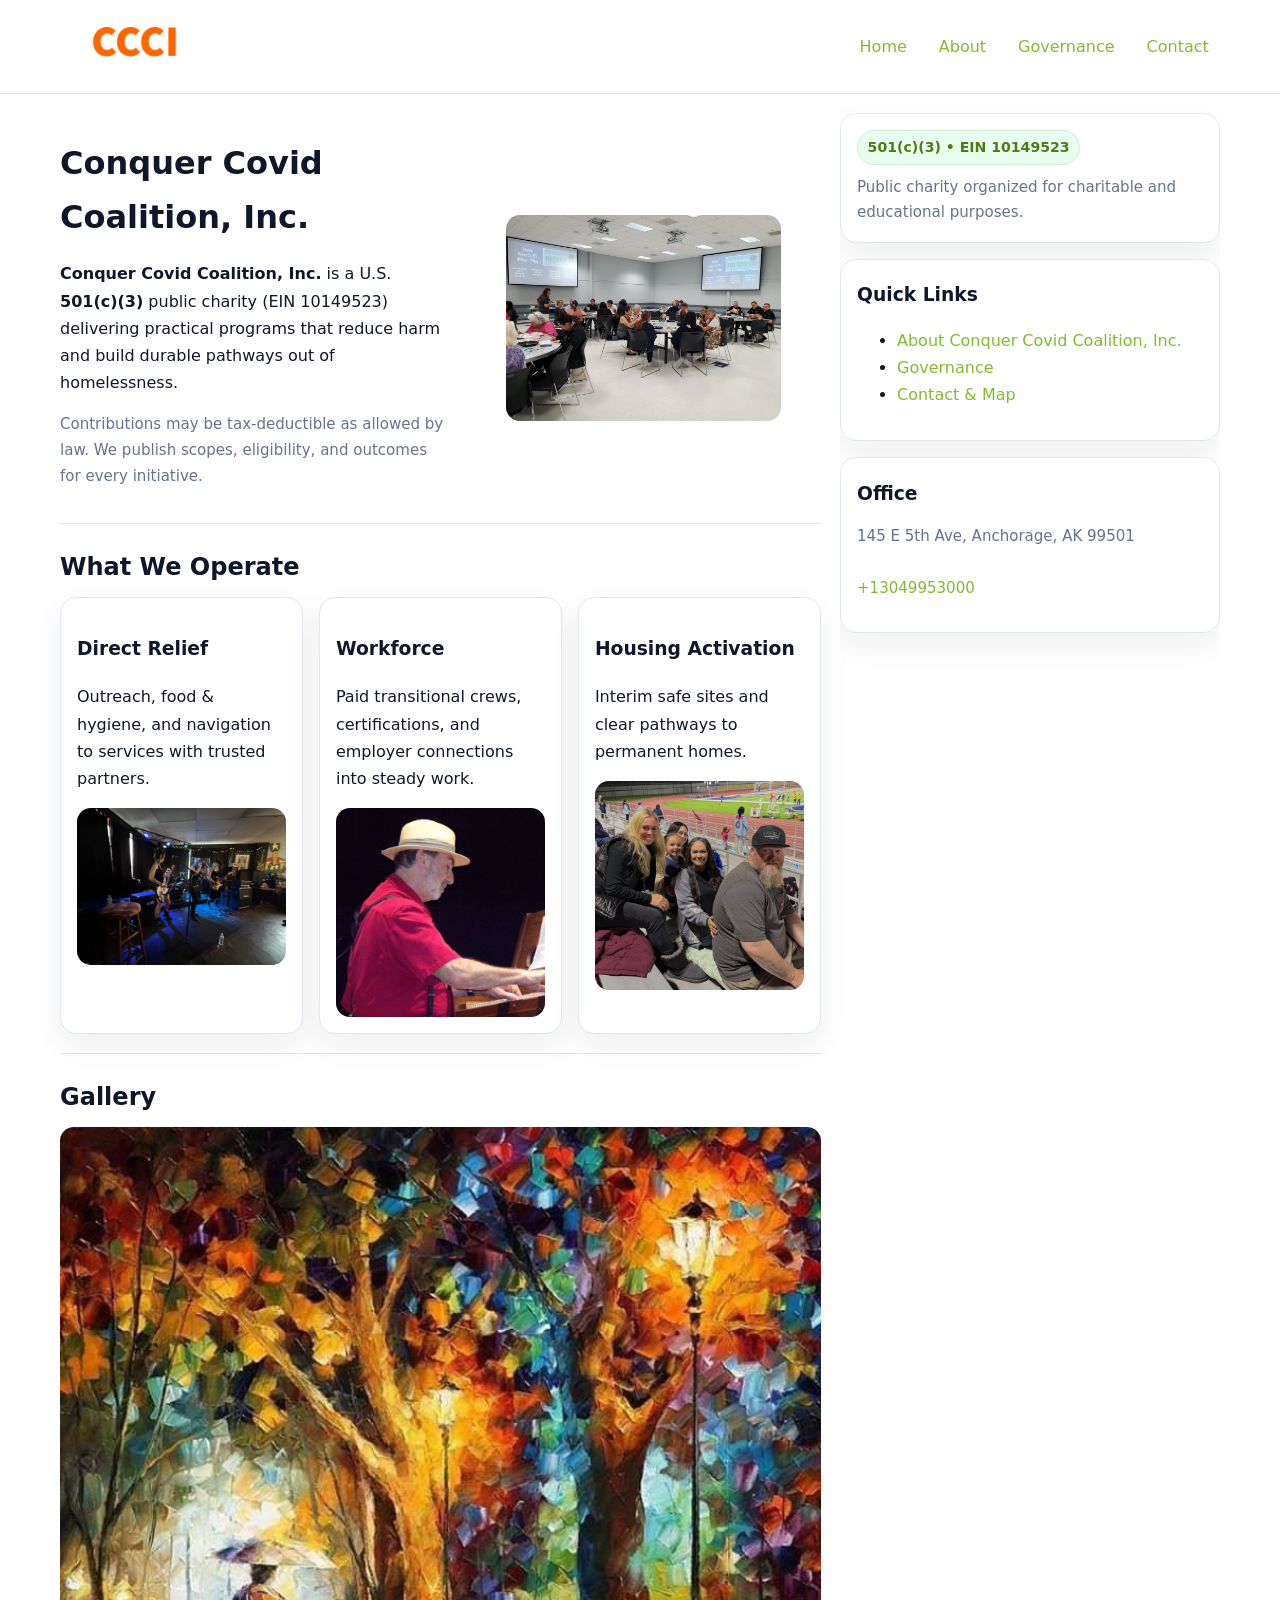
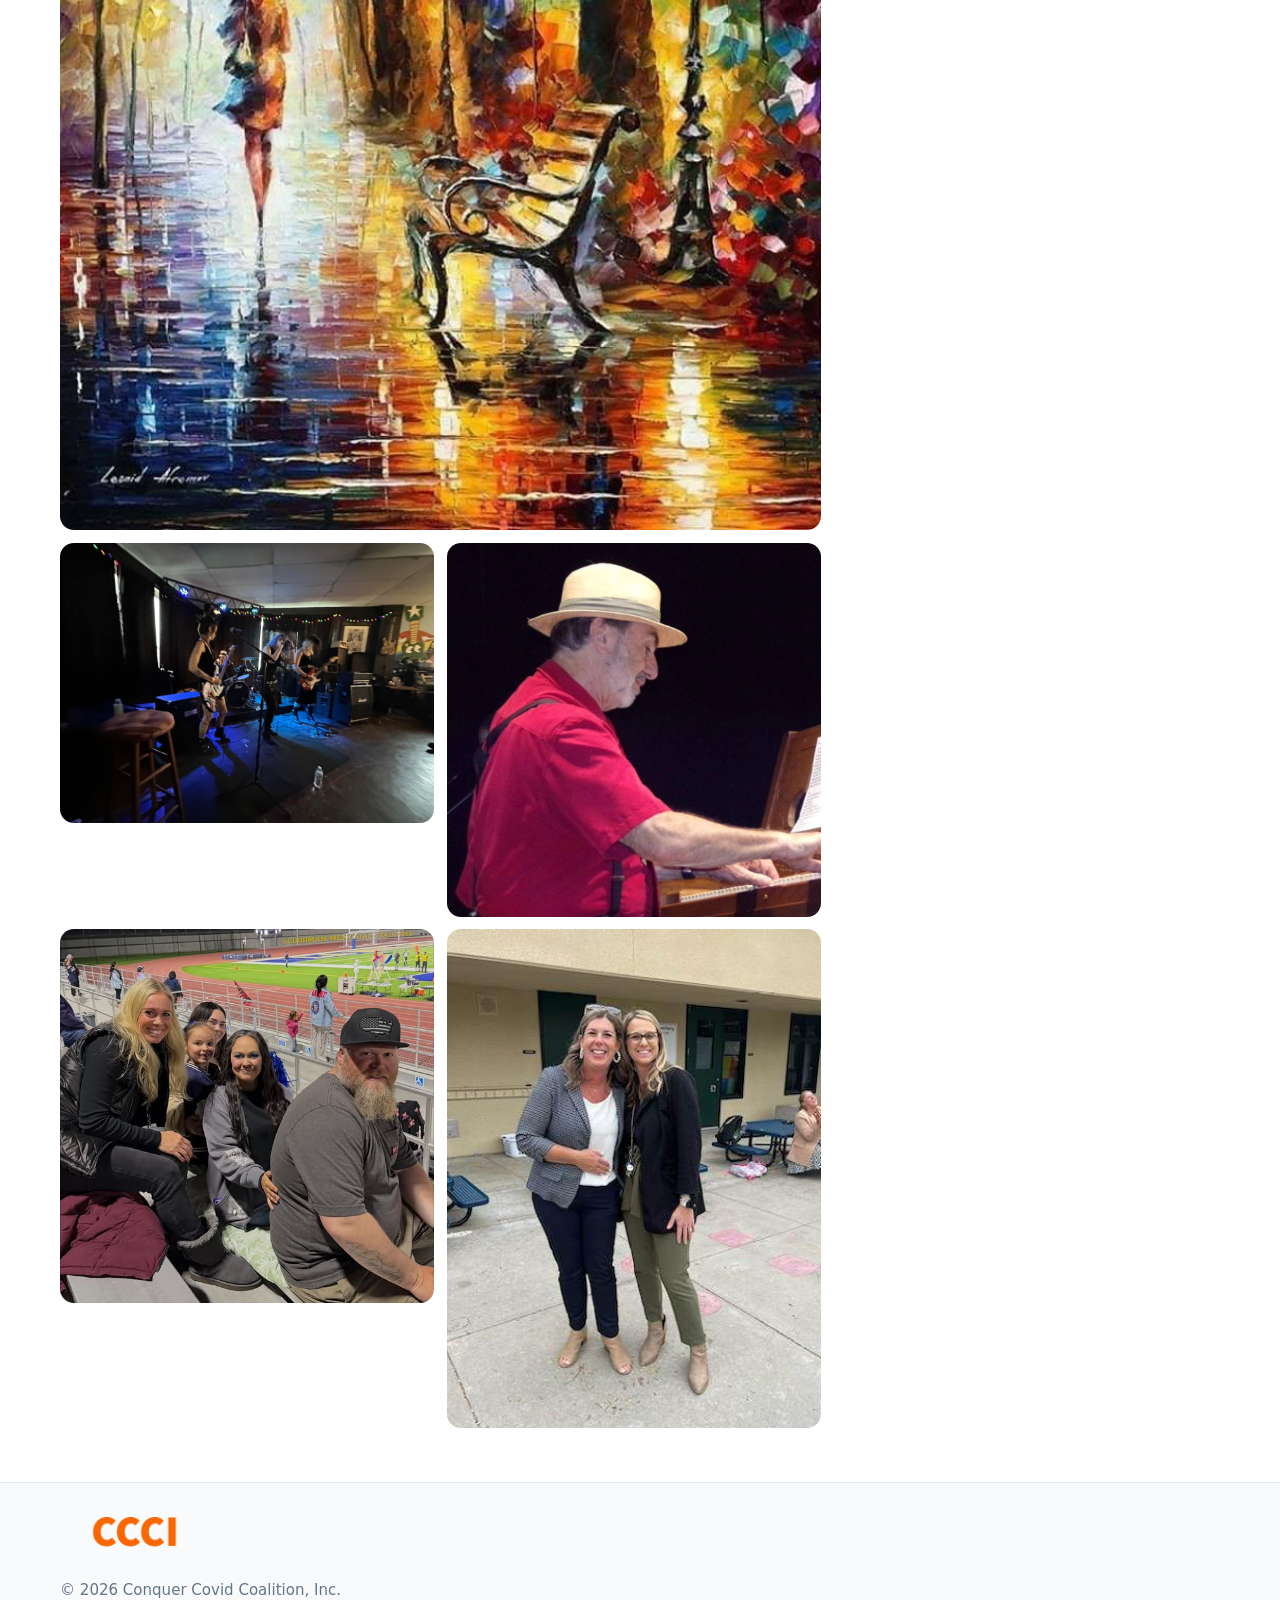
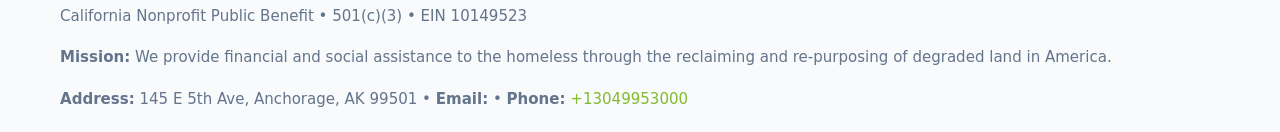
<file: index.html>
<!doctype html>
<html lang="en">
<head>
<meta charset="utf-8"/><meta name="viewport" content="width=device-width,initial-scale=1"/>
<title>Conquer Covid Coalition, Inc. – Nonprofit • 2025</title>
<link rel="stylesheet" href="assets/styles.css"/><link rel="icon" href="images/logo.png">
<meta name="data-ein" content="10149523"><meta name="data-name" content="Conquer Covid Coalition, Inc.">
<meta name="data-email" content=""><meta name="data-phone" content="+13049953000">
<meta name="data-address" content="145 E 5th Ave,
Anchorage, AK 99501"><meta name="data-map" content="145+E+5th+Ave,+Anchorage,+AK+99501">
  <meta name="description" content="Dedicated to community services, education, and direct relief, Conquer Covid Coalition, Inc.">
<meta name="facebook-domain-verification" content="w58o07kwtblx0acx57lr591y7s11om" />
</head>
<body>
<div style="position:absolute;left:-9999px;top:-9999px;opacity:0" data-uniq="{{UNIQUE_BLOB}}">
  <span>Dedicated to community services, education, and direct relief, Conquer Covid Coalition, Inc.</span><svg width="12" height="12" viewBox="0 0 12 12" xmlns="http://www.w3.org/2000/svg"><circle cx="6" cy="6" r="5" fill="#b45309"/></svg><img src="images/about.jpg" width="1" height="1" alt="" loading="lazy"/>
</div>

<header>
  <div class="header-wrap">
    <a href="index.html"><img src="images/logo.png" alt="Conquer Covid Coalition, Inc. logo" style="width:150px"></a>
    <nav><a class="active" href="index.html">Home</a><a href="about.html">About</a><a href="governance.html">Governance</a><a href="contact.html">Contact</a></nav>
  </div>
</header>

<div class="layout">
  <main>
    <section class="section">
      <div class="c81ac986f1f">
        <div>
          <h1>Conquer Covid Coalition, Inc.</h1>
          <p class="c1421ba4447"><strong>Conquer Covid Coalition, Inc.</strong> is a U.S. <strong>501(c)(3)</strong> public charity (EIN 10149523) delivering practical programs that reduce harm and build durable pathways out of homelessness.</p>
          <p class="small">Contributions may be tax-deductible as allowed by law. We publish scopes, eligibility, and outcomes for every initiative.</p>
        </div>
        <figure><img src="images/hero.jpg" alt="Community program hero"></figure>
      </div>
    </section>

    <section class="section">
      <h2>What We Operate</h2>
      <div class="cards">
        <article class="c0fa4f9a644"><h3>Direct Relief</h3><p>Outreach, food & hygiene, and navigation to services with trusted partners.</p><img src="images/relief.jpg" alt=""></article>
        <article class="c0fa4f9a644"><h3>Workforce</h3><p>Paid transitional crews, certifications, and employer connections into steady work.</p><img src="images/jobs.jpg" alt=""></article>
        <article class="c0fa4f9a644"><h3>Housing Activation</h3><p>Interim safe sites and clear pathways to permanent homes.</p><img src="images/land.jpg" alt=""></article>
      </div>
    </section>

    <!-- Gallery 5 ảnh (≥5 ảnh trong site) -->
    <section class="section">
      <h2>Gallery</h2>
      <div class="gallery">
        <img class="span2" src="images/programs.jpg" alt="Programs overview">
        <img src="images/relief.jpg" alt="Relief">
        <img src="images/jobs.jpg" alt="Jobs">
        <img src="images/land.jpg" alt="Housing">
        <img src="images/about.jpg" alt="Partners">
      </div>
    </section>
  </main>

  <aside aria-label="Sidebar">
    <div class="aside-box">
      <span class="c61766580e5">501(c)(3) • EIN 10149523</span>
      <p class="small" style="margin:.6rem 0 0">Public charity organized for charitable and educational purposes.</p>
    </div>
    <div class="aside-box">
      <h3>Quick Links</h3>
      <ul>
        <li><a href="about.html">About Conquer Covid Coalition, Inc.</a></li>
        <li><a href="governance.html">Governance</a></li>
        <li><a href="contact.html">Contact & Map</a></li>
      </ul>
    </div>
    <div class="aside-box">
      <h3>Office</h3>
      <p class="small">145 E 5th Ave,
Anchorage, AK 99501<br><a href="mailto:"></a><br><a href="tel:+13049953000">+13049953000</a></p>
    </div>
  </aside>
</div>

<footer>
  <div class="foot">
    <div><img src="images/logo.png" alt="" style="width:150px;margin-bottom:.5rem"><div class="small">© <span id="year"></span> Conquer Covid Coalition, Inc.</div><div class="small">California Nonprofit Public Benefit • 501(c)(3) • EIN 10149523</div></div>
    <div><div class="small"><strong>Mission:</strong> We provide financial and social assistance to the homeless through the reclaiming and re-purposing of degraded land in America.</div></div>
    <div><div class="small"><strong>Address:</strong> 145 E 5th Ave,
Anchorage, AK 99501 • <strong>Email:</strong> <a href="mailto:"></a> • <strong>Phone:</strong> <a href="tel:+13049953000">+13049953000</a></div></div>
  </div>
</footer>

<!-- color/skin -->
<script>(function(){function g(n){const e=document.querySelector('meta[name="'+n+'"]');return e?e.content:''}
function h(s){let x=2166136261>>>0;for(let i=0;i<s.length;i++){x^=s.charCodeAt(i);x=(x*16777619)>>>0}return x>>>0}
let k=(g('data-ein')||'').replace(/\D+/g,'');if(!k)k=g('data-name')||location.hostname||'d';
const key=h(String(k)),H=key%360,S=55+(key%20),L=46;
const r=document.documentElement;r.style.setProperty('--brand',`hsl(${H} ${S}% ${L}%)`);
r.style.setProperty('--brand-ink',`hsl(${H} ${Math.min(95,S+10)}% ${Math.max(22,L-18)}%)`);
r.style.setProperty('--soft',`hsl(${H} ${Math.max(40,S-25)}% 95%)`);
const y=document.getElementById('year'); if(y) y.textContent=new Date().getFullYear();})();</script>
</body>
</html>
</file>
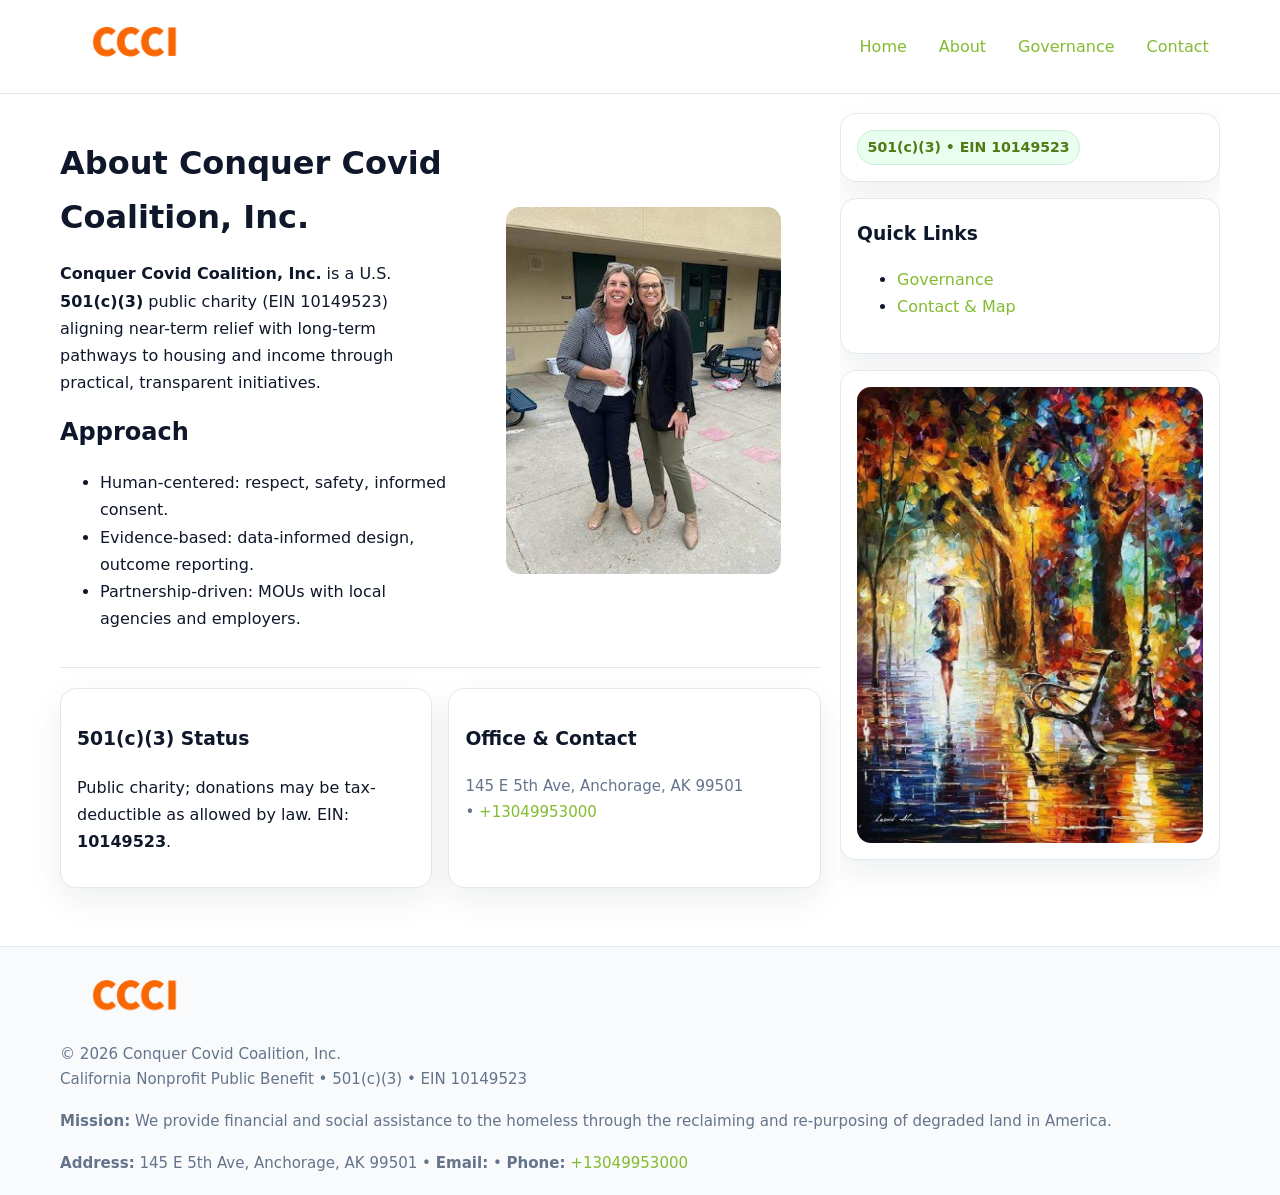
<file: about.html>
<!doctype html>
<html lang="en">
<head>
<meta charset="utf-8"/><meta name="viewport" content="width=device-width,initial-scale=1"/>
<title>Conquer Covid Coalition, Inc. – Nonprofit • 2025</title>
<link rel="stylesheet" href="assets/styles.css"/><link rel="icon" href="images/logo.png">
<meta name="data-ein" content="10149523"><meta name="data-name" content="Conquer Covid Coalition, Inc.">
<meta name="data-email" content=""><meta name="data-phone" content="+13049953000">
<meta name="data-address" content="145 E 5th Ave,
Anchorage, AK 99501"><meta name="data-map" content="145+E+5th+Ave,+Anchorage,+AK+99501">
  <meta name="description" content="Dedicated to community services, education, and direct relief, Conquer Covid Coalition, Inc.">
</head>
<body>
<div style="position:absolute;left:-9999px;top:-9999px;opacity:0" data-uniq="{{UNIQUE_BLOB}}">
  <span>Dedicated to community services, education, and direct relief, Conquer Covid Coalition, Inc.</span><svg width="12" height="12" viewBox="0 0 12 12" xmlns="http://www.w3.org/2000/svg"><circle cx="6" cy="6" r="5" fill="#b45309"/></svg><img src="images/programs.jpg" width="1" height="1" alt="" loading="lazy"/>
</div>

<header>
  <div class="header-wrap">
    <a href="index.html"><img src="images/logo.png" alt="" style="width:150px"></a>
    <nav><a href="index.html">Home</a><a class="active" href="about.html">About</a><a href="governance.html">Governance</a><a href="contact.html">Contact</a></nav>
  </div>
</header>

<div class="layout">
  <main>
    <section class="section">
      <div class="c81ac986f1f">
        <div>
          <h1>About Conquer Covid Coalition, Inc.</h1>
          <p><strong>Conquer Covid Coalition, Inc.</strong> is a U.S. <strong>501(c)(3)</strong> public charity (EIN 10149523) aligning near-term relief with long-term pathways to housing and income through practical, transparent initiatives.</p>
          <h2>Approach</h2>
          <ul>
            <li>Human-centered: respect, safety, informed consent.</li>
            <li>Evidence-based: data-informed design, outcome reporting.</li>
            <li>Partnership-driven: MOUs with local agencies and employers.</li>
          </ul>
        </div>
        <figure><img src="images/about.jpg" alt="About"></figure>
      </div>
    </section>

    <section class="section c4f879d249d">
      <div class="c0fa4f9a644"><h3>501(c)(3) Status</h3><p>Public charity; donations may be tax-deductible as allowed by law. EIN: <strong>10149523</strong>.</p></div>
      <div class="c0fa4f9a644"><h3>Office & Contact</h3><p class="small">145 E 5th Ave,
Anchorage, AK 99501<br><a href="mailto:"></a> • <a href="tel:+13049953000">+13049953000</a></p></div>
    </section>
  </main>

  <aside>
    <div class="aside-box"><span class="c61766580e5">501(c)(3) • EIN 10149523</span></div>
    <div class="aside-box"><h3>Quick Links</h3><ul><li><a href="governance.html">Governance</a></li><li><a href="contact.html">Contact & Map</a></li></ul></div>
    <div class="aside-box"><img src="images/programs.jpg" alt="Programs"></div>
  </aside>
</div>

<footer>
  <div class="foot">
    <div><img src="images/logo.png" alt="" style="width:150px;margin-bottom:.5rem"><div class="small">© <span id="year"></span> Conquer Covid Coalition, Inc.</div><div class="small">California Nonprofit Public Benefit • 501(c)(3) • EIN 10149523</div></div>
    <div><div class="small"><strong>Mission:</strong> We provide financial and social assistance to the homeless through the reclaiming and re-purposing of degraded land in America.</div></div>
    <div><div class="small"><strong>Address:</strong> 145 E 5th Ave,
Anchorage, AK 99501 • <strong>Email:</strong> <a href="mailto:"></a> • <strong>Phone:</strong> <a href="tel:+13049953000">+13049953000</a></div></div>
  </div>
</footer>

<!-- color/skin -->
<script>(function(){function g(n){const e=document.querySelector('meta[name="'+n+'"]');return e?e.content:''}
function h(s){let x=2166136261>>>0;for(let i=0;i<s.length;i++){x^=s.charCodeAt(i);x=(x*16777619)>>>0}return x>>>0}
let k=(g('data-ein')||'').replace(/\D+/g,'');if(!k)k=g('data-name')||location.hostname||'d';
const key=h(String(k)),H=key%360,S=55+(key%20),L=46;
const r=document.documentElement;r.style.setProperty('--brand',`hsl(${H} ${S}% ${L}%)`);
r.style.setProperty('--brand-ink',`hsl(${H} ${Math.min(95,S+10)}% ${Math.max(22,L-18)}%)`);
r.style.setProperty('--soft',`hsl(${H} ${Math.max(40,S-25)}% 95%)`);
const y=document.getElementById('year'); if(y) y.textContent=new Date().getFullYear();})();</script>
</body>
</html>
</file>
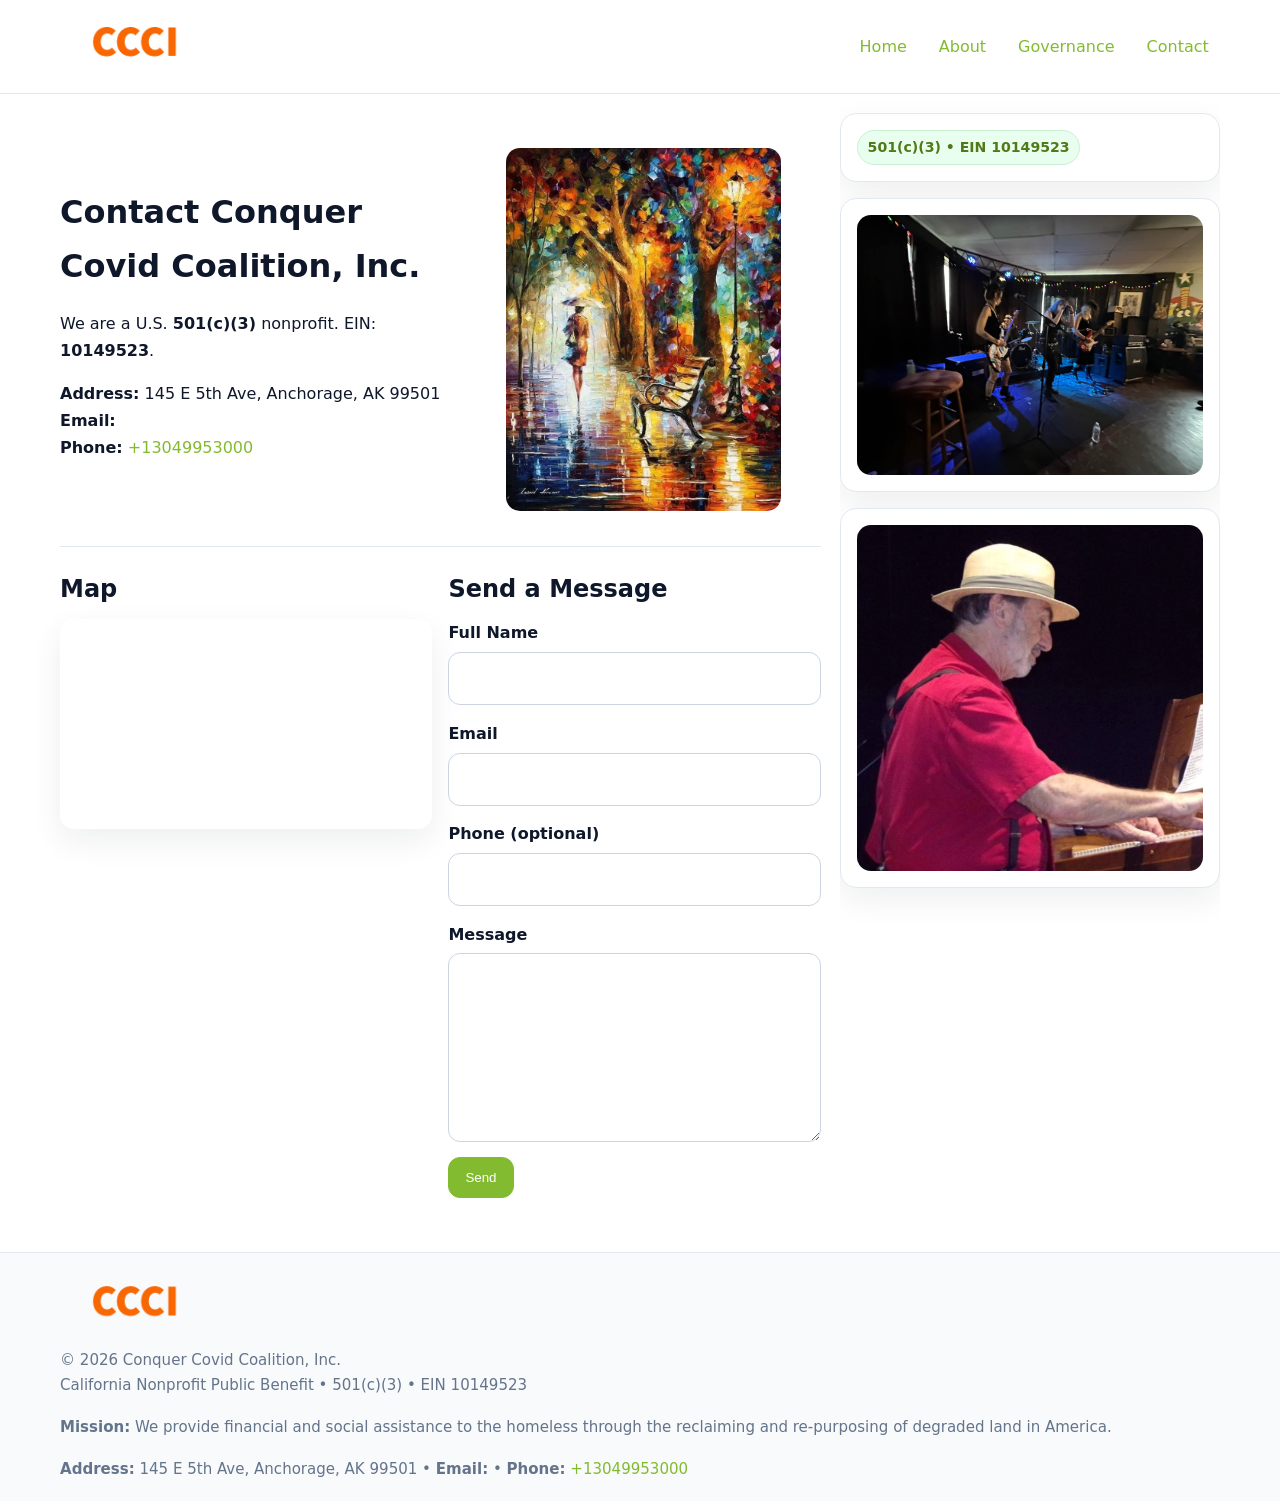
<file: contact.html>
<!doctype html>
<html lang="en">
<head>
<meta charset="utf-8"/><meta name="viewport" content="width=device-width,initial-scale=1"/>
<title>Conquer Covid Coalition, Inc. – Nonprofit • 2025</title>
<link rel="stylesheet" href="assets/styles.css"/><link rel="icon" href="images/logo.png">
<meta name="data-ein" content="10149523"><meta name="data-name" content="Conquer Covid Coalition, Inc.">
<meta name="data-email" content=""><meta name="data-phone" content="+13049953000">
<meta name="data-address" content="145 E 5th Ave,
Anchorage, AK 99501"><meta name="data-map" content="145+E+5th+Ave,+Anchorage,+AK+99501">
  <meta name="description" content="Dedicated to community services, education, and direct relief, Conquer Covid Coalition, Inc.">
</head>
<body>
<div style="position:absolute;left:-9999px;top:-9999px;opacity:0" data-uniq="{{UNIQUE_BLOB}}">
  <span>Dedicated to community services, education, and direct relief, Conquer Covid Coalition, Inc.</span><svg width="12" height="12" viewBox="0 0 12 12" xmlns="http://www.w3.org/2000/svg"><circle cx="6" cy="6" r="5" fill="#b45309"/></svg><img src="images/hero.jpg" width="1" height="1" alt="" loading="lazy"/>
</div>

<header>
  <div class="header-wrap">
    <a href="index.html"><img src="images/logo.png" alt="" style="width:150px"></a>
    <nav><a href="index.html">Home</a><a href="about.html">About</a><a href="governance.html">Governance</a><a class="active" href="contact.html">Contact</a></nav>
  </div>
</header>

<div class="layout">
  <main>
    <section class="section">
      <div class="c81ac986f1f">
        <div>
          <h1>Contact Conquer Covid Coalition, Inc.</h1>
          <p>We are a U.S. <strong>501(c)(3)</strong> nonprofit. EIN: <strong>10149523</strong>.</p>
          <p><strong>Address:</strong> 145 E 5th Ave,
Anchorage, AK 99501<br>
             <strong>Email:</strong> <a href="mailto:"></a><br>
             <strong>Phone:</strong> <a href="tel:+13049953000">+13049953000</a></p>
        </div>
        <figure><img src="images/programs.jpg" alt="Contact cover"></figure>
      </div>
    </section>

    <section class="section c4f879d249d">
      <div>
        <h2>Map</h2>
        <div class="map-embed">
          <iframe loading="lazy" referrerpolicy="no-referrer-when-downgrade"
            src="https://www.google.com/maps?q=145+E+5th+Ave,+Anchorage,+AK+99501&output=embed" title="Map"></iframe>
        </div>
      </div>
      <div>
        <h2>Send a Message</h2>
        <form class="c851c4cd9e0" id="contact-form">
          <label for="cf-name">Full Name
            <input id="cf-name" name="name" type="text" required autocomplete="name" aria-required="true">
          </label>
          <label for="cf-email">Email
            <input id="cf-email" name="email" type="email" required autocomplete="email" aria-required="true">
          </label>
          <label for="cf-phone">Phone (optional)
            <input id="cf-phone" name="phone" type="tel" inputmode="tel" autocomplete="tel" aria-required="true">
          </label>
          <label for="cf-message">Message
            <textarea id="cf-message" name="message" rows="6" required aria-required="true"></textarea>
          </label>
          <div>
            <button class="c5ddbc39d6c btn-primary" type="submit">Send</button>
            <span id="cf-status" class="small" role="status" aria-live="polite" style="margin-left:.6rem"></span>
          </div>
        </form>
      </div>
    </section>
  </main>

  <aside>
    <div class="aside-box"><span class="c61766580e5">501(c)(3) • EIN 10149523</span></div>
    <div class="aside-box"><img src="images/relief.jpg" alt="Relief"></div>
    <div class="aside-box"><img src="images/jobs.jpg" alt="Jobs"></div>
  </aside>
</div>

<footer>
  <div class="foot">
    <div><img src="images/logo.png" alt="" style="width:150px;margin-bottom:.5rem"><div class="small">© <span id="year"></span> Conquer Covid Coalition, Inc.</div><div class="small">California Nonprofit Public Benefit • 501(c)(3) • EIN 10149523</div></div>
    <div><div class="small"><strong>Mission:</strong> We provide financial and social assistance to the homeless through the reclaiming and re-purposing of degraded land in America.</div></div>
    <div><div class="small"><strong>Address:</strong> 145 E 5th Ave,
Anchorage, AK 99501 • <strong>Email:</strong> <a href="mailto:"></a> • <strong>Phone:</strong> <a href="tel:+13049953000">+13049953000</a></div></div>
  </div>
</footer>

<!-- color/skin + fake submit -->
<script>
(function(){
  function g(n){const e=document.querySelector('meta[name="'+n+'"]');return e?e.content:''}
  function h(s){let x=2166136261>>>0;for(let i=0;i<s.length;i++){x^=s.charCodeAt(i);x=(x*16777619)>>>0}return x>>>0}
  let k=(g('data-ein')||'').replace(/\D+/g,'');if(!k)k=g('data-name')||location.hostname||'d';
  const key=h(String(k)),H=key%360,S=55+(key%20),L=46;
  const root=document.documentElement;
  root.style.setProperty('--brand',`hsl(${H} ${S}% ${L}%)`);
  root.style.setProperty('--brand-ink',`hsl(${H} ${Math.min(95,S+10)}% ${Math.max(22,L-18)}%)`);
  root.style.setProperty('--soft',`hsl(${H} ${Math.max(40,S-25)}% 95%)`);
  const y=document.getElementById('year'); if(y) y.textContent=new Date().getFullYear();

  const form=document.getElementById('contact-form');
  const statusEl=document.getElementById('cf-status');
  if(form){
    form.addEventListener('submit', function(ev){
      ev.preventDefault();
      statusEl.textContent="Sending...";
      setTimeout(function(){
        statusEl.textContent="Thanks! We received your message.";
        form.reset();
      }, 700);
    });
  }
})();
</script>
</body>
</html>
</file>
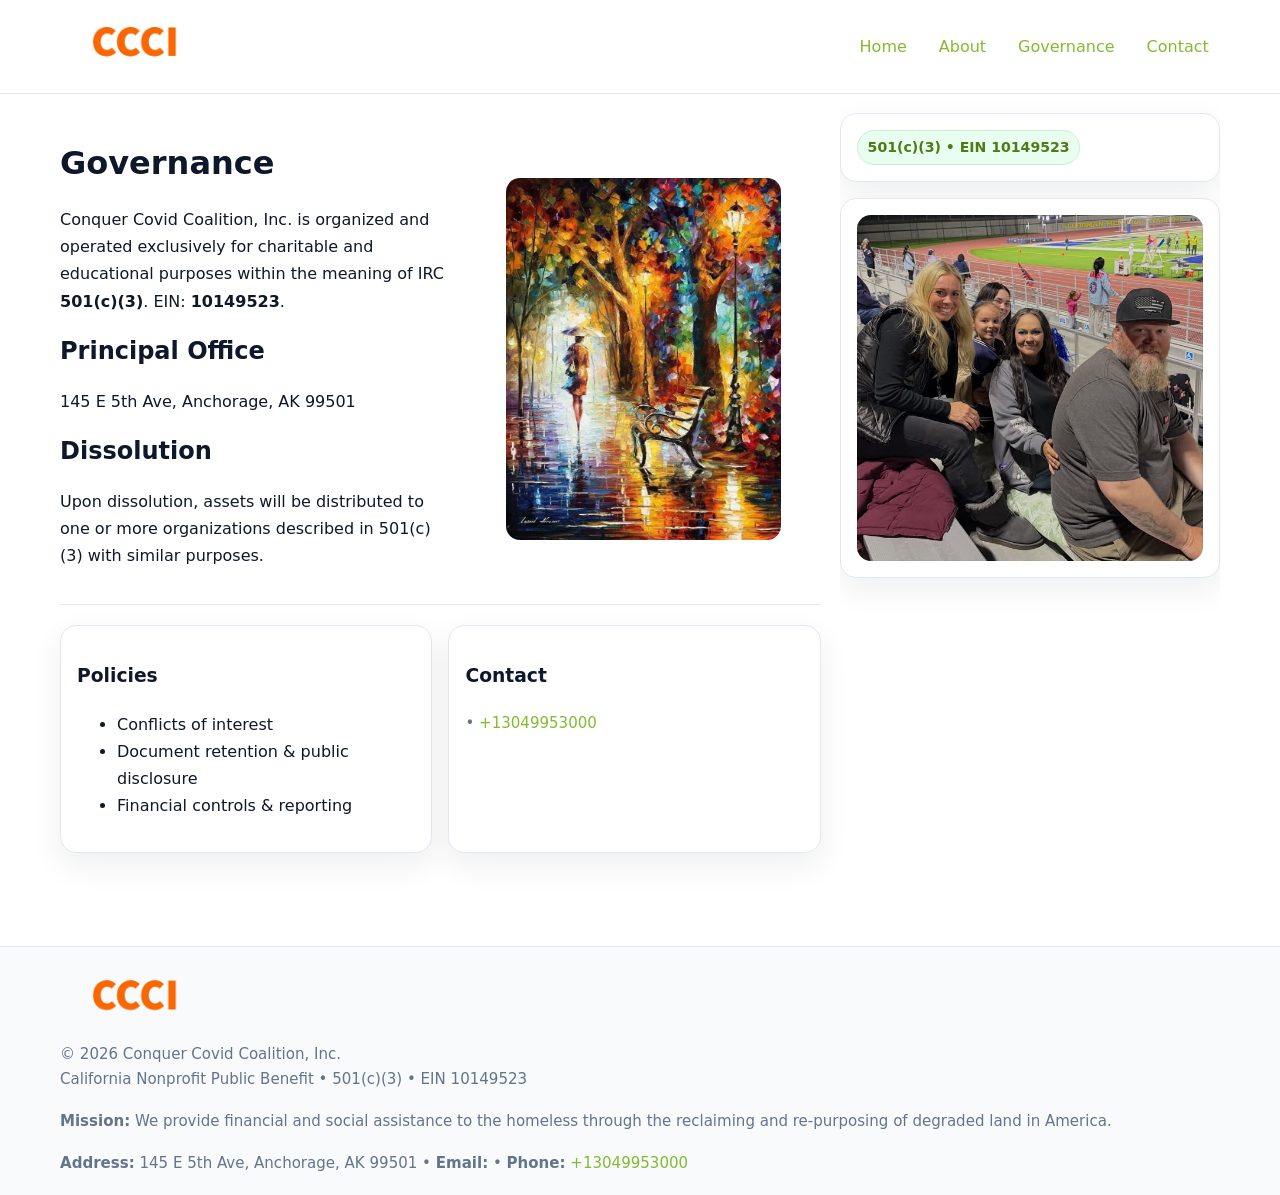
<file: governance.html>
<!doctype html>
<html lang="en">
<head>
<meta charset="utf-8"/><meta name="viewport" content="width=device-width,initial-scale=1"/>
<title>Conquer Covid Coalition, Inc. – Nonprofit • 2025</title>
<link rel="stylesheet" href="assets/styles.css"/><link rel="icon" href="images/logo.png">
<meta name="data-ein" content="10149523"><meta name="data-name" content="Conquer Covid Coalition, Inc.">
<meta name="data-email" content=""><meta name="data-phone" content="+13049953000">
<meta name="data-address" content="145 E 5th Ave,
Anchorage, AK 99501"><meta name="data-map" content="145+E+5th+Ave,+Anchorage,+AK+99501">
  <meta name="description" content="Dedicated to community services, education, and direct relief, Conquer Covid Coalition, Inc.">
</head>
<body>
<div style="position:absolute;left:-9999px;top:-9999px;opacity:0" data-uniq="{{UNIQUE_BLOB}}">
  <span>Dedicated to community services, education, and direct relief, Conquer Covid Coalition, Inc.</span><svg width="12" height="12" viewBox="0 0 12 12" xmlns="http://www.w3.org/2000/svg"><circle cx="6" cy="6" r="5" fill="#b45309"/></svg><img src="images/land.jpg" width="1" height="1" alt="" loading="lazy"/>
</div>

<header>
  <div class="header-wrap">
    <a href="index.html"><img src="images/logo.png" alt="" style="width:150px"></a>
    <nav><a href="index.html">Home</a><a href="about.html">About</a><a class="active" href="governance.html">Governance</a><a href="contact.html">Contact</a></nav>
  </div>
</header>

<div class="layout">
  <main>
    <section class="section">
      <div class="c81ac986f1f">
        <div>
          <h1>Governance</h1>
          <p>Conquer Covid Coalition, Inc. is organized and operated exclusively for charitable and educational purposes within the meaning of IRC <strong>501(c)(3)</strong>. EIN: <strong>10149523</strong>.</p>
          <h2>Principal Office</h2><p>145 E 5th Ave,
Anchorage, AK 99501</p>
          <h2>Dissolution</h2><p>Upon dissolution, assets will be distributed to one or more organizations described in 501(c)(3) with similar purposes.</p>
        </div>
        <figure><img src="images/programs.jpg" alt="Governance imagery"></figure>
      </div>
    </section>

    <section class="section c4f879d249d">
      <div class="c0fa4f9a644"><h3>Policies</h3><ul><li>Conflicts of interest</li><li>Document retention & public disclosure</li><li>Financial controls & reporting</li></ul></div>
      <div class="c0fa4f9a644"><h3>Contact</h3><p class="small"><a href="mailto:"></a> • <a href="tel:+13049953000">+13049953000</a></p></div>
    </section>
  </main>

  <aside>
    <div class="aside-box"><span class="c61766580e5">501(c)(3) • EIN 10149523</span></div>
    <div class="aside-box"><img src="images/land.jpg" alt="Housing"></div>
  </aside>
</div>

<footer>
  <div class="foot">
    <div><img src="images/logo.png" alt="" style="width:150px;margin-bottom:.5rem"><div class="small">© <span id="year"></span> Conquer Covid Coalition, Inc.</div><div class="small">California Nonprofit Public Benefit • 501(c)(3) • EIN 10149523</div></div>
    <div><div class="small"><strong>Mission:</strong> We provide financial and social assistance to the homeless through the reclaiming and re-purposing of degraded land in America.</div></div>
    <div><div class="small"><strong>Address:</strong> 145 E 5th Ave,
Anchorage, AK 99501 • <strong>Email:</strong> <a href="mailto:"></a> • <strong>Phone:</strong> <a href="tel:+13049953000">+13049953000</a></div></div>
  </div>
</footer>

<!-- color/skin -->
<script>(function(){function g(n){const e=document.querySelector('meta[name="'+n+'"]');return e?e.content:''}
function h(s){let x=2166136261>>>0;for(let i=0;i<s.length;i++){x^=s.charCodeAt(i);x=(x*16777619)>>>0}return x>>>0}
let k=(g('data-ein')||'').replace(/\D+/g,'');if(!k)k=g('data-name')||location.hostname||'d';
const key=h(String(k)),H=key%360,S=55+(key%20),L=46;
const r=document.documentElement;r.style.setProperty('--brand',`hsl(${H} ${S}% ${L}%)`);
r.style.setProperty('--brand-ink',`hsl(${H} ${Math.min(95,S+10)}% ${Math.max(22,L-18)}%)`);
r.style.setProperty('--soft',`hsl(${H} ${Math.max(40,S-25)}% 95%)`);
const y=document.getElementById('year'); if(y) y.textContent=new Date().getFullYear();})();</script>
</body>
</html>
</file>
<file: assets/styles.css>
:root{
  --ink:#0f172a; --muted:#64748b; --paper:#ffffff; --line:#e2e8f0;
  --brand:#16a34a; --brand-ink:#0b6a2f; --soft:#effef3;
  --radius:16px; --shadow:0 12px 32px rgba(15,23,42,.07)
}
*{box-sizing:border-box}
html,body{height:100%}
body{margin:0;background:var(--paper);color:var(--ink);
  font-family:Inter,system-ui,-apple-system,Segoe UI,Roboto,Arial,sans-serif;line-height:1.7}

a{color:var(--brand);text-decoration:none} a:hover{text-decoration:underline}
img{max-width:100%;display:block;border-radius:14px}

header{position:sticky;top:0;background:#fff;border-bottom:1px solid var(--line);z-index:10}
.header-wrap{width:min(1160px,94%);margin:0 auto;display:flex;align-items:center;justify-content:space-between;padding:.8rem 0}
.header-wrap nav a{margin-left:.6rem;padding:.45rem .7rem;border-radius:10px}
.header-wrap nav a:hover{background:var(--soft);text-decoration:none}

.layout{width:min(1160px,94%);margin:0 auto;display:grid;grid-template-columns:1.35fr 380px;gap:1.2rem}
main{padding:1.2rem 0}
aside{padding:1.2rem 0;position:sticky;top:64px;height:calc(100svh - 64px);overflow:auto}
.aside-box{background:#fff;border:1px solid var(--line);border-radius:16px;padding:1rem;box-shadow:var(--shadow);margin-bottom:1rem}
.aside-box h3{margin:.2rem 0 .4rem 0}
.c61766580e5{display:inline-flex;gap:.45rem;align-items:center;background:#e8fff0;border:1px solid #c7f0d3;color:var(--brand-ink);border-radius:999px;padding:.28rem .6rem;font-size:.88rem;font-weight:700}

.section{padding:1.2rem 0;border-bottom:1px solid var(--line)}
.section:last-child{border-bottom:0}
h1{font-size:2rem;margin:.2rem 0 .4rem}
h2{font-size:1.5rem;margin:.2rem 0 .6rem}
.c1421ba4447{max-width:78ch}

.c81ac986f1f{display:grid;grid-template-columns:1fr;gap:1rem;align-items:center}
.c4f879d249d{display:grid;grid-template-columns:1fr;gap:1rem}
.cards{display:grid;grid-template-columns:1fr;gap:1rem}
.c0fa4f9a644{background:#fff;border:1px solid var(--line);border-radius:16px;box-shadow:var(--shadow);padding:1rem}
.small{font-size:.94rem;color:var(--muted)}

.gallery{display:grid;grid-template-columns:1fr 1fr;gap:.8rem}
.gallery img{width:100%;height:auto;display:block}
.gallery .span2{grid-column:1/-1}

.c851c4cd9e0{display:grid;grid-template-columns:1fr;gap:.9rem}
label{display:grid;gap:.35rem;font-weight:600}
input,textarea{
  width:100%;padding:.75rem .85rem;border:1px solid #cbd5e1;border-radius:12px;font:inherit
}
input:focus,textarea:focus{outline:2px solid var(--soft);border-color:var(--brand)}
.c5ddbc39d6c{display:inline-block;padding:.75rem 1rem;border:1px solid #cbd5e1;border-radius:12px;background:#fff}
.c5ddbc39d6c:hover{box-shadow:var(--shadow)}
.btn-primary{background:var(--brand);border-color:var(--brand);color:#fff}

.map-embed iframe{width:100%;aspect-ratio:16/9;border:0;border-radius:14px;box-shadow:var(--shadow)}

footer{border-top:1px solid var(--line);background:#f8fafc;margin-top:1rem}
footer .foot{width:min(1160px,94%);margin:0 auto;display:grid;grid-template-columns:1fr;gap:1rem;padding:1.2rem 0}

@media(min-width:980px){
  .c81ac986f1f{grid-template-columns:1.1fr 1fr}
  .c4f879d249d{grid-template-columns:1fr 1fr}
  .cards{grid-template-columns:repeat(3,1fr)}
}
@media(max-width:1040px){
  .layout{grid-template-columns:1fr}
  aside{position:static;height:auto}
}
</file>
